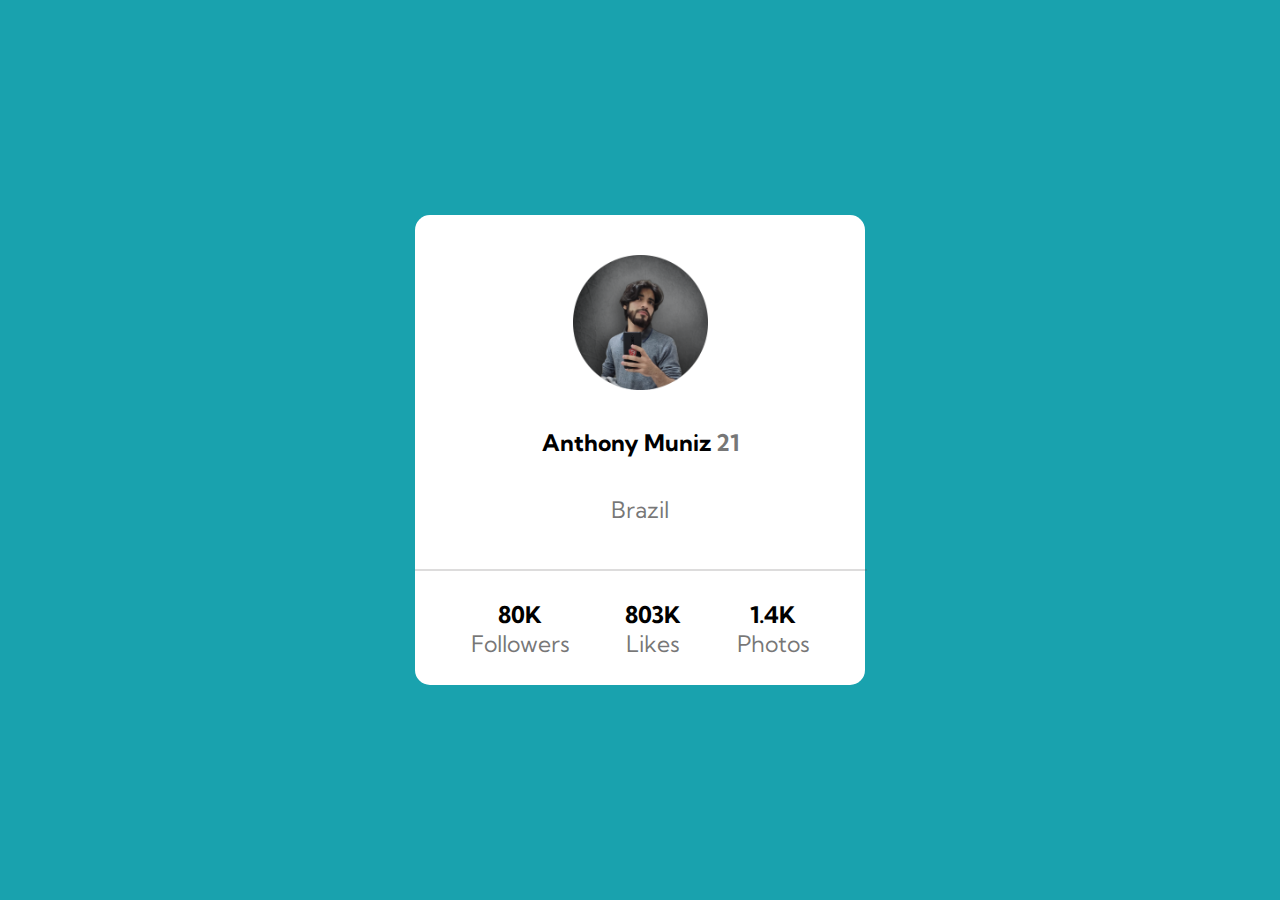
<file: Ex1_Profile_Card/index.html>
<!DOCTYPE html>
<html lang="en">
<head>
    <meta charset="UTF-8">
    <meta http-equiv="X-UA-Compatible" content="IE=edge">
    <meta name="viewport" content="width=device-width, initial-scale=1.0">
    <link rel="icon" type="image/png" sizes="32x32" href="src/images/favicon-32x32.png">
    <title>Frontend Mentor | Profile card component</title>

    <link rel="stylesheet" href="src/styles/reset.css">
    <link rel="stylesheet" href="src/styles/style.css">

    

</head>

<body>

    <section class="perfil_card">
        <body>
            <img src="src/images/foto_perfil.png" alt="Anthony's Perfil Picture">

            <p class="nome_perfil">Anthony Muniz <span class="age">21</span></p>

            <p class="pais">Brazil</p>
        </body>

        <div class="line"></div>
        <footer>
            <div class="itens">
                <p class="bold">80K</p>
                <p>Followers</p>
            </div>

            <div class="itens">
                <p class="bold">803K</p>
                <p>Likes</p>
            </div>

            <div class="itens">
                <p class="bold">1.4K</p>
                <p>Photos</p>
            </div>
        </footer>
    </section>

</body>
</html>
</file>
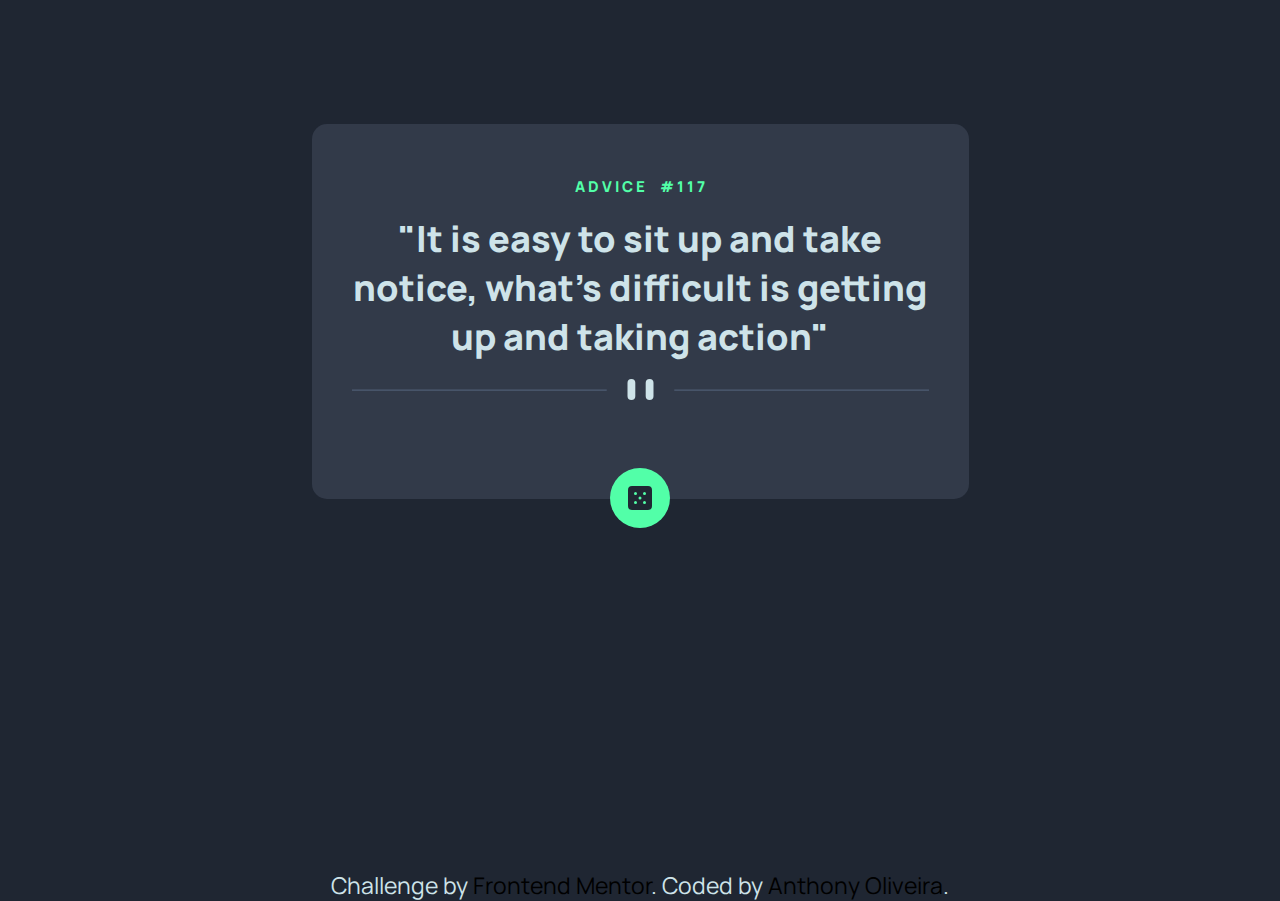
<file: Ex2_Advice_generator/index.html>
<!DOCTYPE html>
<html lang="en">
<head>
    <meta charset="UTF-8">
    <meta http-equiv="X-UA-Compatible" content="IE=edge">
    <meta name="viewport" content="width=device-width, initial-scale=1.0">
    <link rel="icon" type="image/png" sizes="32x32" href="src\images\favicon-32x32.png">
    <title>Frontend Mentor | Advice generator app coding challenge</title>

    <link rel="stylesheet" href="src/styles/reset.css">
    <link rel="stylesheet" href="src/styles/style.css">

    

</head>

<body>

    <section class="advice_card">

            <h3 class="advice_number"> A D V I C E &nbsp;&nbsp;&nbsp; # 1 1 7</h3>
        
            <p class="text">"It is easy to sit up and take notice, what's difficult is getting up and taking action"</p>

            <picture class=" pattern">
                <source srcset="src\images\pattern-divider-mobile.svg" media="(max-width: 400)">

                <img src="src\images\pattern-divider-desktop.svg" alt="Pattern divider">
            </picture>
            
            <div class="dice">
                <img src="src/images/icon-dice.svg" alt="Dice Image">
            </div>
        
    </section>

    <div class="attribution">
        Challenge by <a href="https://www.frontendmentor.io?ref=challenge" target="_blank">Frontend Mentor</a>. 
        Coded by <a href="#">Anthony Oliveira</a>.
    </div>

</body>
</html>
</file>
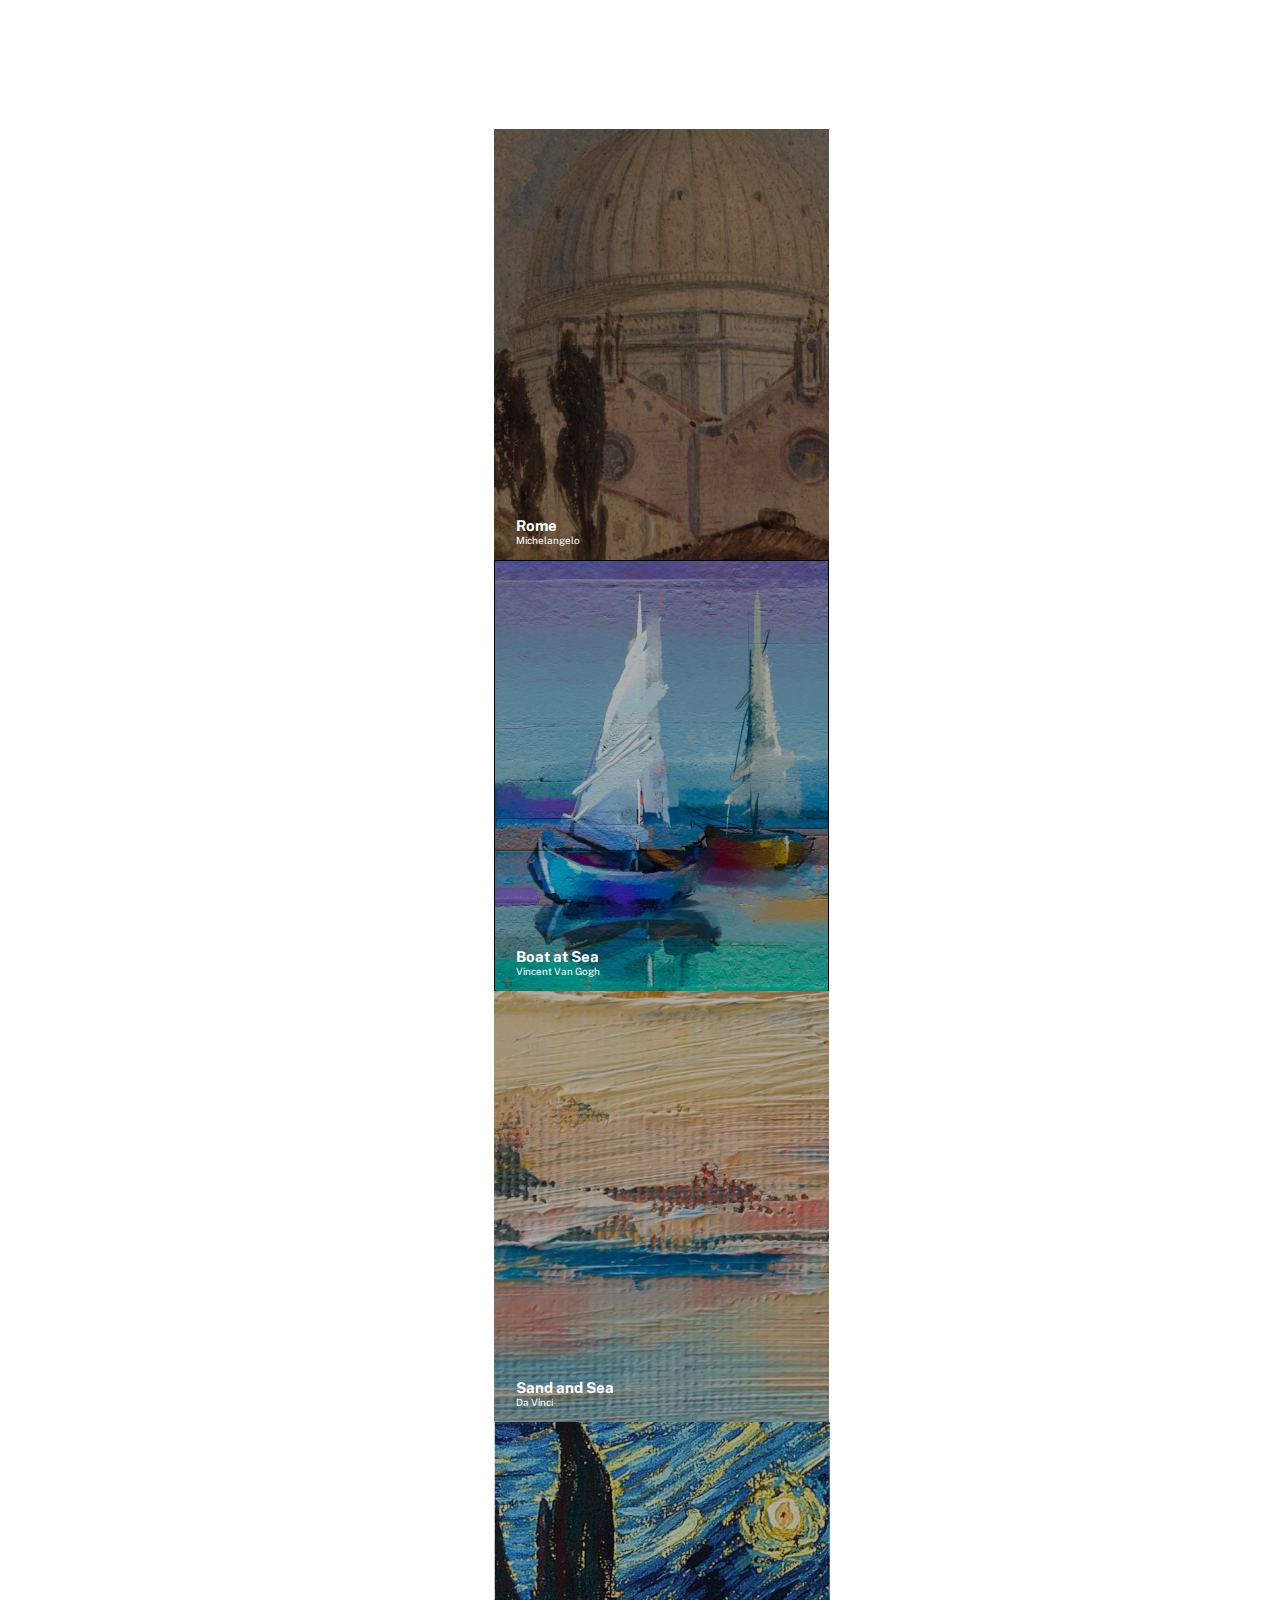
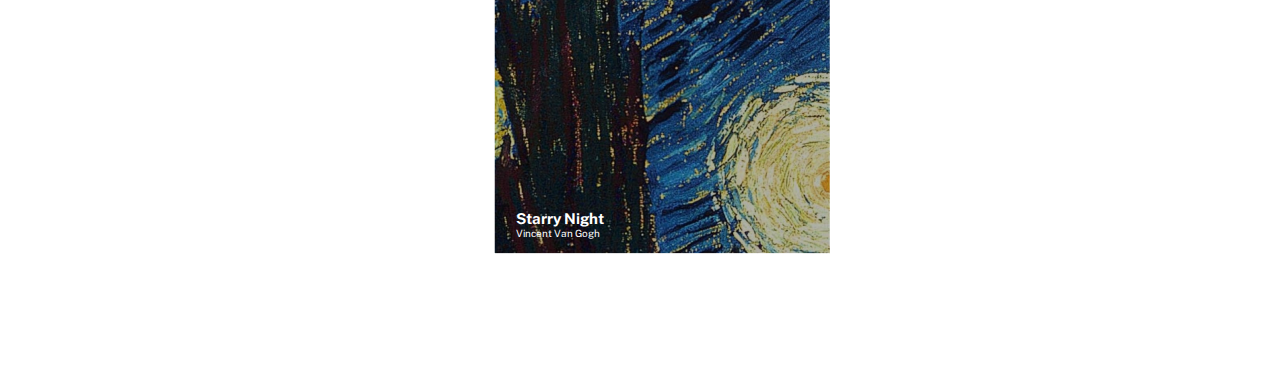
<file: Ex4_Lista_Imagens/index.html>
<!DOCTYPE html>
<html lang="en">
<head>
    <meta charset="UTF-8">
    <meta http-equiv="X-UA-Compatible" content="IE=edge">
    <meta name="viewport" content="width=device-width, initial-scale=1.0">
    <title>Art Gallery</title>

    <link rel="stylesheet" href="src/styles/variables.css">
    <link rel="stylesheet" href="src/styles/reset.css">
    <link rel="stylesheet" href="src/styles/style.css">
    <link rel="stylesheet" href="src/styles/responsive.css">
    
</head>
<body>
    <div class="imglist">

        <div class="item">
            <img src="src/images/1.jpg" alt="Painting of Rome by Michelangelo">
            <div class="text">
                <h2>Rome</h2>
                <p>Michelangelo</p>
            </div>
        </div>

        <div class="item">
            <img src="src/images/2.png" alt="Painting Boat at Sea by Vicent Van Gogh">
            <div class="text">
                <h2>Boat at Sea</h2>
                <p>Vincent Van Gogh</p>
            </div>
        </div>

        <div class="item">
            <img src="src/images/3.png" alt="Painting Sand and Sea by Da Vince">
            <div class="text">
                <h2>Sand and Sea</h2>
                <p>Da Vinci</p>
            </div>
        </div>

        <div class="item">
            <img src="src/images/4.png" alt="Painting of Starry Night by Vincent Van Gogh">
            <div class="text">
                <h2>Starry Night</h2>
                <p>Vincent Van Gogh</p>
            </div>
        </div>
    </div>
</body>
</html>
</file>
<file: Ex1_Profile_Card/src/styles/style.css>
body {
    height: 100vh;
    display: flex;
    justify-content: center;
    align-items: center;
}

.perfil_card{
    background-color: white;
    border-radius: 15px;
    text-align: center;
    display: flex;
    flex-direction: column;
    width: 450px;
    height: 470px;
    flex-shrink: 200px;
}

.perfil_card img{
    margin-top: 40px;
    align-self: center;
    width: 30%;
}

.perfil_card .nome_perfil{
    margin-top: 38px;
    font-weight: 700;
}

.perfil_card .age{
    color: rgba(0, 0, 0, 0.54);
}

.perfil_card .pais{
    margin: 38px 0px 45px 0px;
}

.perfil_card footer{
    display: flex;
    justify-content: space-evenly;
    padding: 29px 0px 49px 0px;
}

.perfil_card .pais,
.perfil_card footer p{
    font-weight: 400;
    color: rgba(0, 0, 0, 0.54);
}

.perfil_card .line{
    height: 0px;
    width: 100%;
    border: 1.3px solid rgba(72, 71, 71, 0.19);
}

.perfil_card footer .bold{
    font-weight: 700;
    color: #000000;
}

@media (max-width:450px){

    *{
        font-size: 19px;
        line-height: 23px;
    }

    .perfil_card{
        height: 370px;
        width: 350px;
        margin: 0px 15px 0px 15px;
    }

    .perfil_card footer {  
        padding: 18px 0px 25px 0px;
    }

    .perfil_card .pais{
        margin: 28px 0px 30px 0px;
    }
    
    .perfil_card .nome_perfil{
        margin-top: 28px;
    }

}
</file>
<file: Ex2_Advice_generator/src/styles/style.css>
:root {
    --text-color: hsl(193, 38%, 86%);
    --advice-dice-color: hsl(150, 100%, 66%);
    --advice-card-color: hsl(217, 19%, 24%);
}

body {
    height: 100vh;
    display: flex;
    justify-content: center;
    align-items: center;
    flex-wrap: wrap;
    text-align: center;

}

.advice_card{
    display: flex;
    flex-direction: column;
    justify-content: space-evenly;
    align-items: center;
    max-width: 657px;
    min-height: 375px;
    background-color: var(--advice-card-color);
    border-radius: 15px;

}

.advice_card h3{
    margin-top: 37px;
    color: var(--advice-dice-color);
    font-weight: 800;
    font-size: 15px;
    line-height: 20px;
}

.advice_card .dice{
    display: flex;
    border-radius: 50%;
    width: 60px;
    height: 60px;
    position: relative;
    transform: translateY(75%);
    background-color: var(--advice-dice-color);
    justify-content: center;    
}

.advice_card .dice:hover{
    color: #53FFAB;
    cursor: pointer;
    box-shadow: 0 1px 15px var(--advice-dice-color);
}

.advice_card .text{
    margin: 0px 40px;
    font-weight: 800;
    font-size: 36px;
    line-height: 49px;
}



.dice img{
    width: 24px;
    height: 24px;
    align-self: center;
}

.pattern{
    width: 100%;
}

.pattern img{
    padding: 0px 40px;
    width: 100%;
}

.attribution{
    align-self: flex-end;
    width: 100%;
}

@media (max-width:768px){
    .advice_card{
        margin: 80px 10px;
    }
}

@media (max-width:580px){

    .advice_card .dice{
        transform: translateY(50%);
        
    }

    .advice_card h3{
        font-size: 12px;
    }
    
    .advice_card .text{
        font-size: 24px;
        
    }

}



@media (max-width:414px){

    .advice_card .dice{
        transform: translateY(60%);
        
    }

}

@media (max-width:380px){

    .advice_card .dice{
        transform: translateY(50%);
        
    }

}
</file>
<file: Ex4_Lista_Imagens/src/styles/variables.css>
:root{
    --text-color: #FFFFFF;
    --background-color: #FFFFFF;
    --button-color: #5BC241;
    --button-color-hover: #46da22;
}
</file>
<file: Ex4_Lista_Imagens/src/styles/style.css>
.imglist{
    display: flex;
    width: 100%;
    justify-content: center;
    flex-direction: row;
    margin: 129px 21px;
    flex-wrap: wrap;
}

.imglist .item{
    position: relative;
    width: 335px;
    height: 431px;
    margin-left: 20px;
}

.item .text{
    position: absolute;
    bottom: 14px;
    left: 22px;
}
</file>
<file: Ex4_Lista_Imagens/src/styles/responsive.css>
@media (max-width: 1440px) {
    
    .imglist .item{
        margin-left: 0px;
    }

    .imglist{        
        flex-direction: column;
        align-items: center;
    }

}
</file>
